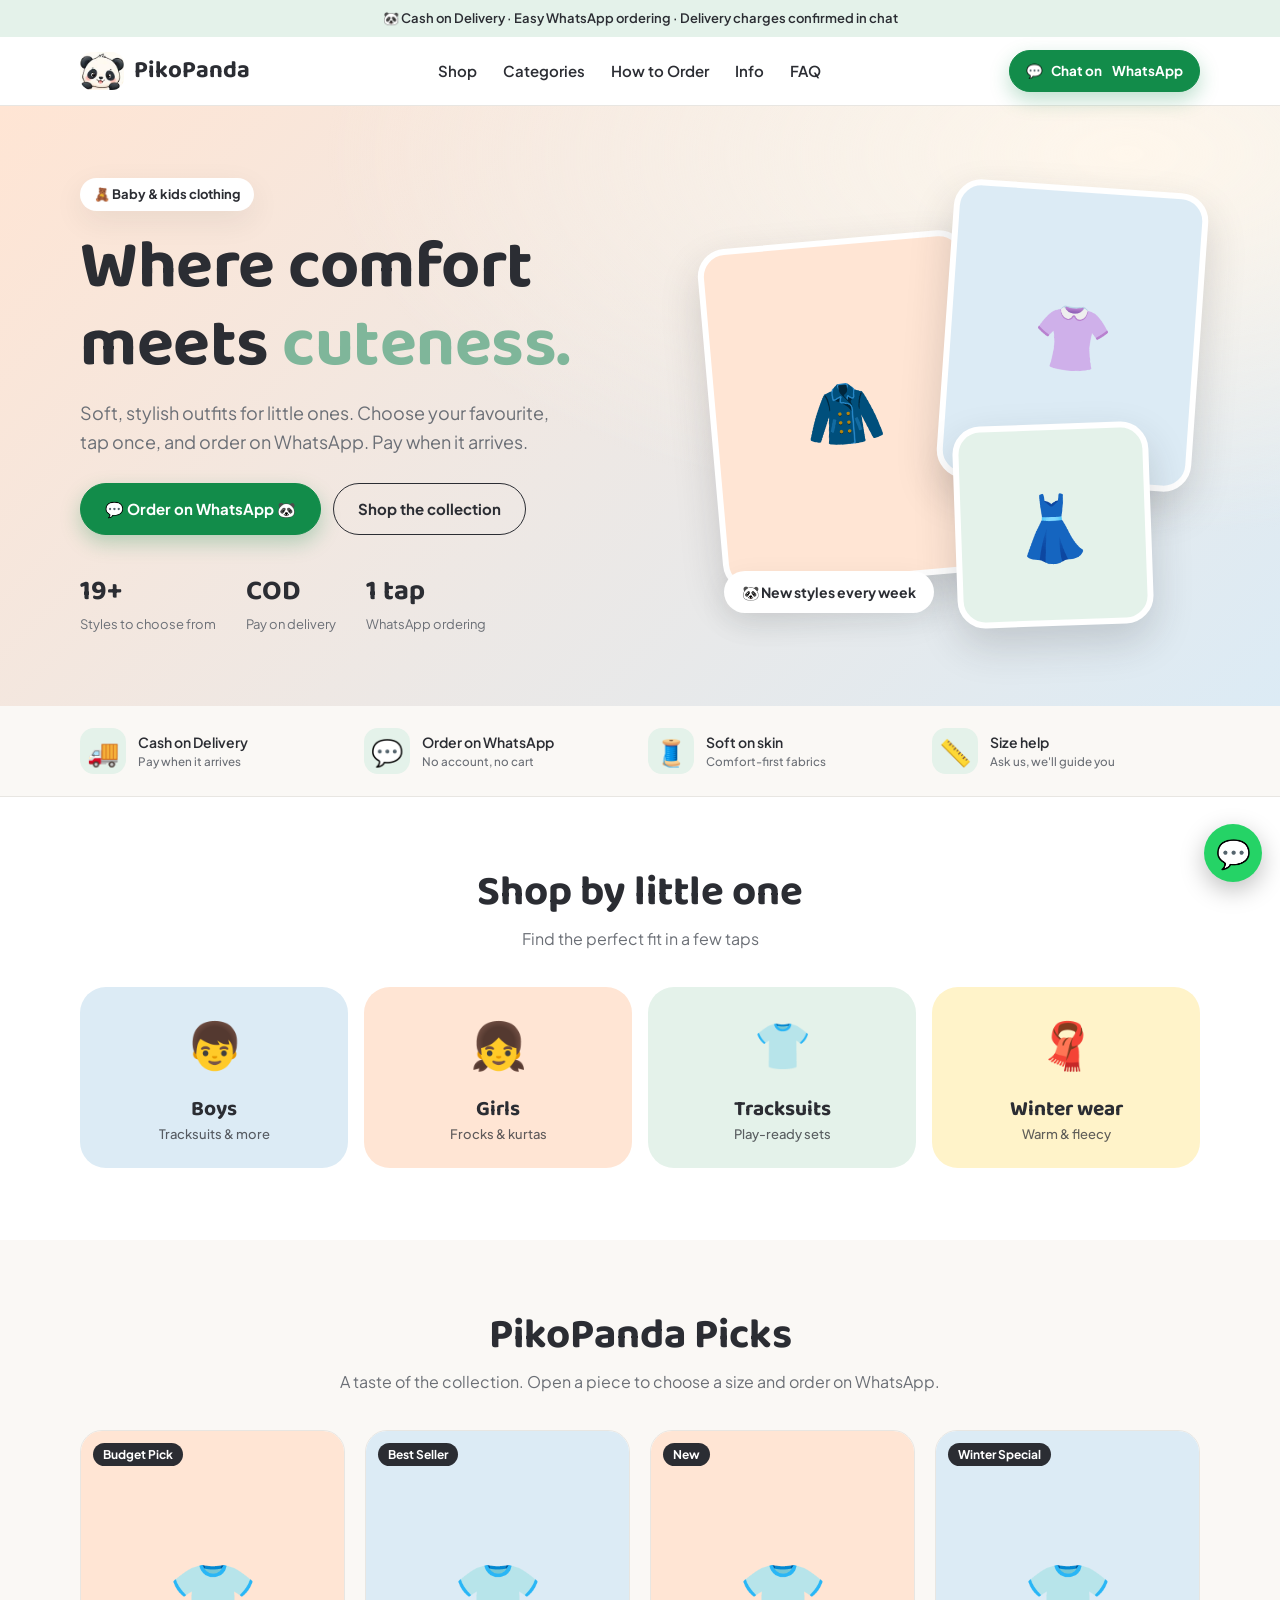
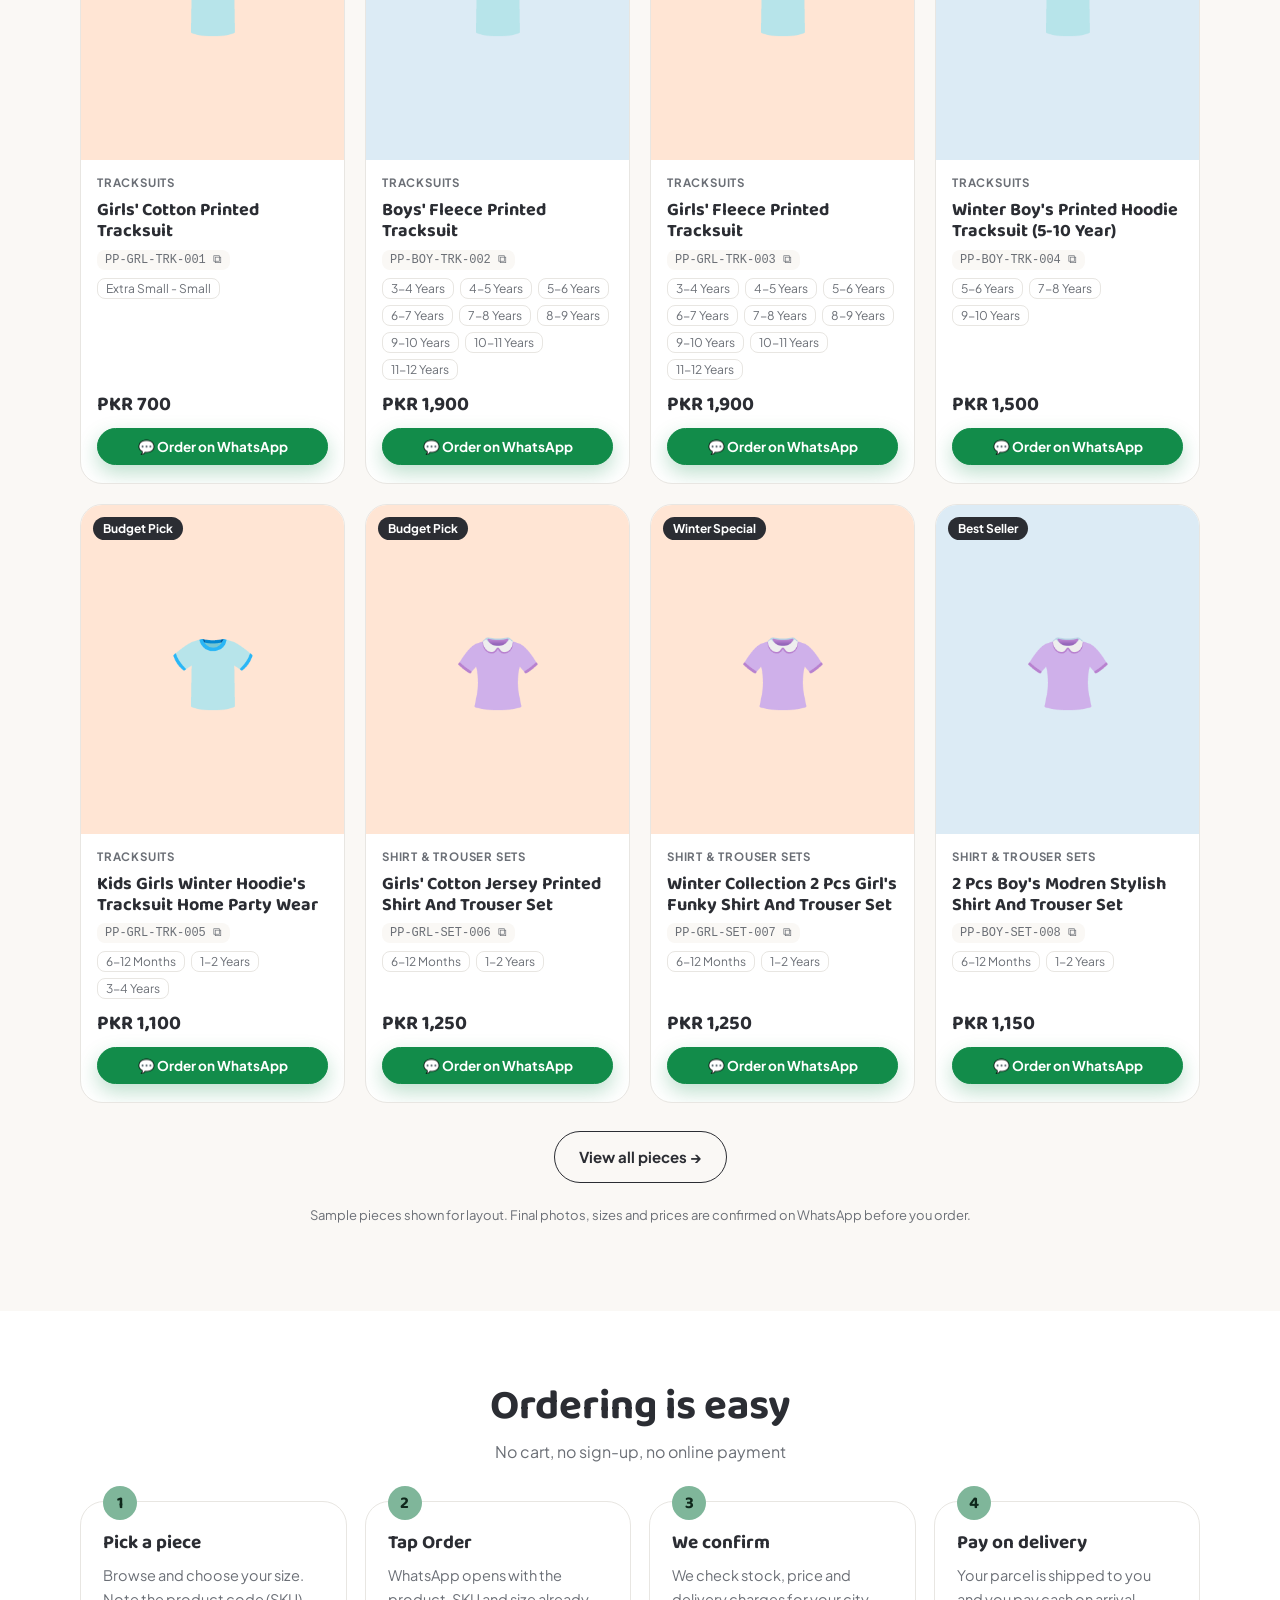
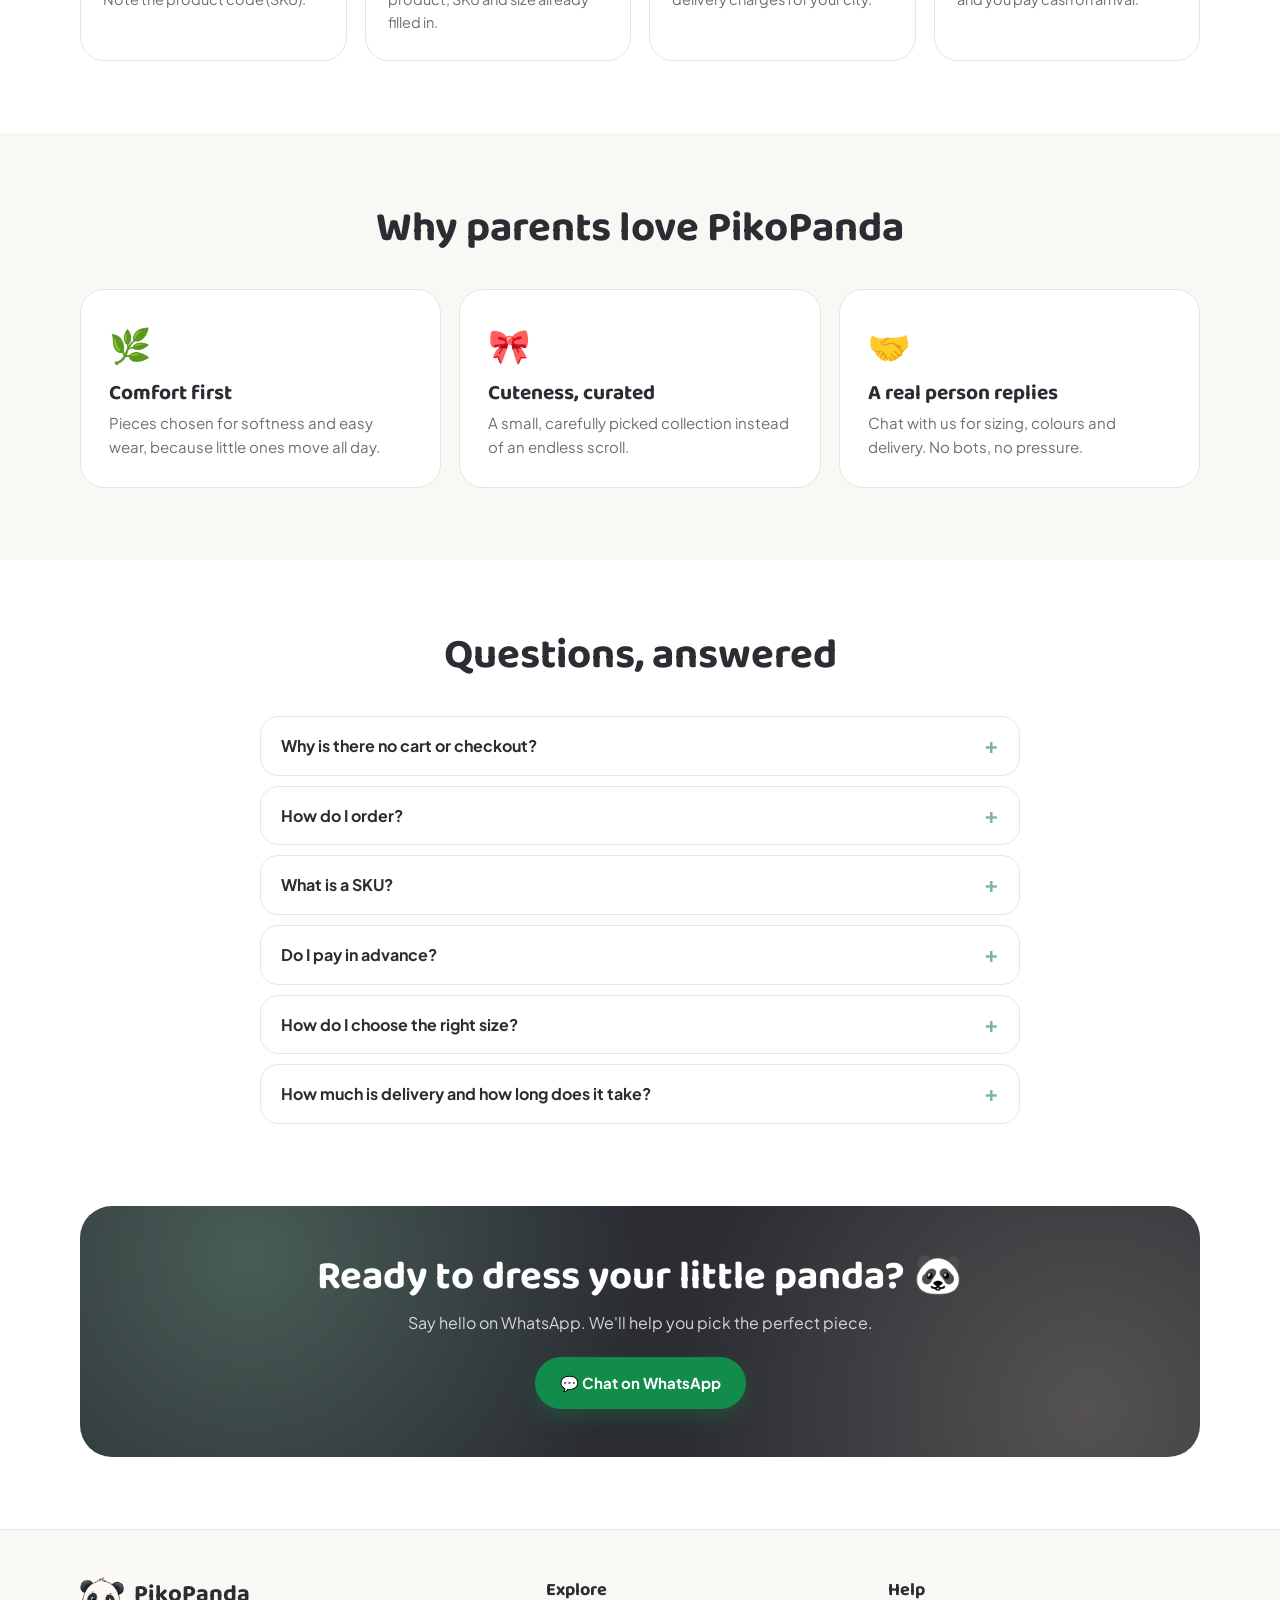
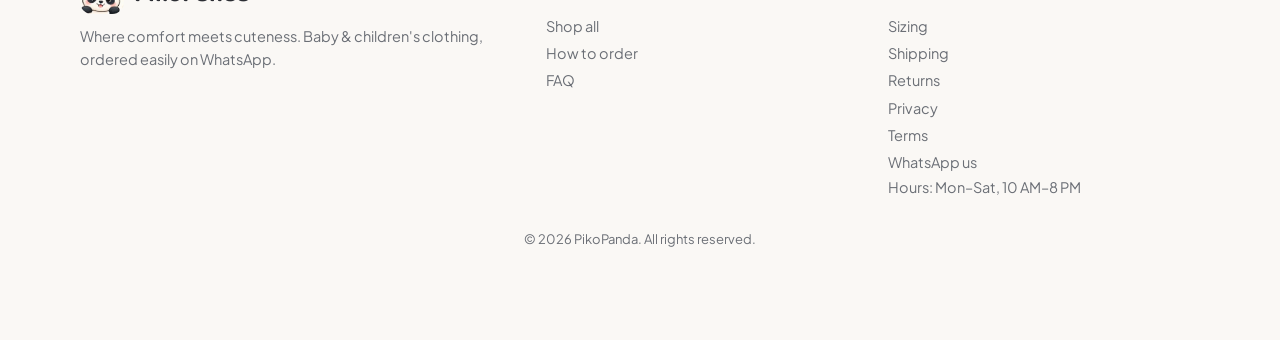
<file: index.html>
<!DOCTYPE html>
<html lang="en"><head><meta charset="utf-8"><meta name="viewport" content="width=device-width, initial-scale=1, viewport-fit=cover">
<title>PikoPanda | Where comfort meets cuteness — Baby & Kids Clothing</title><meta name="description" content="Soft, cute, comfortable clothing for babies and children. Browse and order easily on WhatsApp.">
<link rel="icon" href="assets/mark.jpg"><link rel="preconnect" href="https://fonts.googleapis.com"><link rel="preconnect" href="https://fonts.gstatic.com" crossorigin>
<link href="https://fonts.googleapis.com/css2?family=Baloo+2:wght@600;700&family=Plus+Jakarta+Sans:wght@400;500;600;700&display=swap" rel="stylesheet">
<link rel="stylesheet" href="assets/style.css"></head>
<body data-page="home"><main id="top">
<div class="hero"><div class="wrap"><div><span class="pill">🧸 Baby &amp; kids clothing</span>
<h1>Where comfort meets <span>cuteness.</span></h1>
<p>Soft, stylish outfits for little ones. Choose your favourite, tap once, and order on WhatsApp. Pay when it arrives.</p>
<div class="cta"><a class="btn wa" href="#" data-wa>💬 Order on WhatsApp 🐼</a><a class="btn" href="shop.html">Shop the collection</a></div>
<div class="stats"><div><b>19+</b><span>Styles to choose from</span></div><div><b>COD</b><span>Pay on delivery</span></div><div><b>1 tap</b><span>WhatsApp ordering</span></div></div></div>
<div class="coll"><div class="cl a">🧥<img alt="" src="https://static.markaz.app/pakistan/thumbnails/products/3130-207-MZ3130200027SR-771665001-product-1.webp" referrerpolicy="no-referrer" onerror="this.remove()"></div><div class="cl b">👚<img alt="" src="https://static.markaz.app/pakistan/thumbnails/products/3130-207-MZ3130200029SR-771750001-product-1.webp" referrerpolicy="no-referrer" onerror="this.remove()"></div><div class="cl c">👗<img alt="" src="https://static.markaz.app/pakistan/thumbnails/products/1995-35-MZ1995200285GYKSCN-771185001-product-1.webp" referrerpolicy="no-referrer" onerror="this.remove()"></div><div class="tag">🐼 New styles every week</div></div></div></div>
<div class="trust"><div class="wrap">
<div class="t"><i>🚚</i><div>Cash on Delivery<small>Pay when it arrives</small></div></div>
<div class="t"><i>💬</i><div>Order on WhatsApp<small>No account, no cart</small></div></div>
<div class="t"><i>🧵</i><div>Soft on skin<small>Comfort-first fabrics</small></div></div>
<div class="t"><i>📏</i><div>Size help<small>Ask us, we'll guide you</small></div></div>
</div></div>

<section id="categories"><div class="wrap">
<div class="head"><h2>Shop by little one</h2><p>Find the perfect fit in a few taps</p></div>
<div class="cats">
<a class="cat" style="background:var(--blue)" href="shop.html?g=Boys"><span>👦</span>Boys<small>Tracksuits &amp; more</small></a>
<a class="cat" style="background:var(--peach)" href="shop.html?g=Girls"><span>👧</span>Girls<small>Frocks &amp; kurtas</small></a>
<a class="cat" style="background:var(--mint)" href="shop.html?c=Tracksuits"><span>👕</span>Tracksuits<small>Play-ready sets</small></a>
<a class="cat" style="background:#FFF3C9" href="shop.html?g=Winter"><span>🧣</span>Winter wear<small>Warm &amp; fleecy</small></a>
</div></div></section>

<section class="alt" id="shop"><div class="wrap"><div class="head"><h2>PikoPanda Picks</h2><p>A taste of the collection. Open a piece to choose a size and order on WhatsApp.</p></div><div class="grid" id="grid"></div><div style="text-align:center;margin-top:28px"><a class="btn" href="shop.html">View all pieces →</a></div><p class="note">Sample pieces shown for layout. Final photos, sizes and prices are confirmed on WhatsApp before you order.</p></div></section>

<section id="how"><div class="wrap">
<div class="head"><h2>Ordering is easy</h2><p>No cart, no sign-up, no online payment</p></div>
<div class="steps">
<div class="step"><b>Pick a piece</b><p>Browse and choose your size. Note the product code (SKU).</p></div>
<div class="step"><b>Tap Order</b><p>WhatsApp opens with the product, SKU and size already filled in.</p></div>
<div class="step"><b>We confirm</b><p>We check stock, price and delivery charges for your city.</p></div>
<div class="step"><b>Pay on delivery</b><p>Your parcel is shipped to you and you pay cash on arrival.</p></div>
</div></div></section>

<section class="alt" id="why"><div class="wrap">
<div class="head"><h2>Why parents love PikoPanda</h2></div>
<div class="why">
<div><i>🌿</i><h3>Comfort first</h3><p>Pieces chosen for softness and easy wear, because little ones move all day.</p></div>
<div><i>🎀</i><h3>Cuteness, curated</h3><p>A small, carefully picked collection instead of an endless scroll.</p></div>
<div><i>🤝</i><h3>A real person replies</h3><p>Chat with us for sizing, colours and delivery. No bots, no pressure.</p></div>
</div></div></section>

<section id="faq"><div class="wrap">
<div class="head"><h2>Questions, answered</h2></div>
<div class="faq">
<details><summary>Why is there no cart or checkout?</summary><p>We keep ordering personal. You message us on WhatsApp, we confirm everything with you, and nothing is charged online.</p></details>
<details><summary>How do I order?</summary><p>Choose a size, tap “Order on WhatsApp”, and send the pre-filled message. We reply to confirm availability, price and delivery.</p></details>
<details><summary>What is a SKU?</summary><p>It's the product code shown on each card (for example PP-GRL-FLC-001). It helps us identify exactly the piece you want.</p></details>
<details><summary>Do I pay in advance?</summary><p>No. Orders are Cash on Delivery. You pay the courier when your parcel arrives.</p></details>
<details><summary>How do I choose the right size?</summary><p>Message us your child's age and height and we'll recommend a size. Sizes can vary slightly between pieces.</p></details>
<details><summary>How much is delivery and how long does it take?</summary><p>Delivery charges and timing depend on your city and are confirmed with you on WhatsApp before the order is placed.</p></details>
</div></div></section>

<section style="padding-top:0"><div class="wrap"><div class="band"><h2>Ready to dress your little panda? 🐼</h2><p>Say hello on WhatsApp. We'll help you pick the perfect piece.</p><a class="btn wa" href="#" data-wa="general">💬 Chat on WhatsApp</a></div></div></section>
</main><script src="assets/site.js"></script></body></html>
</file>
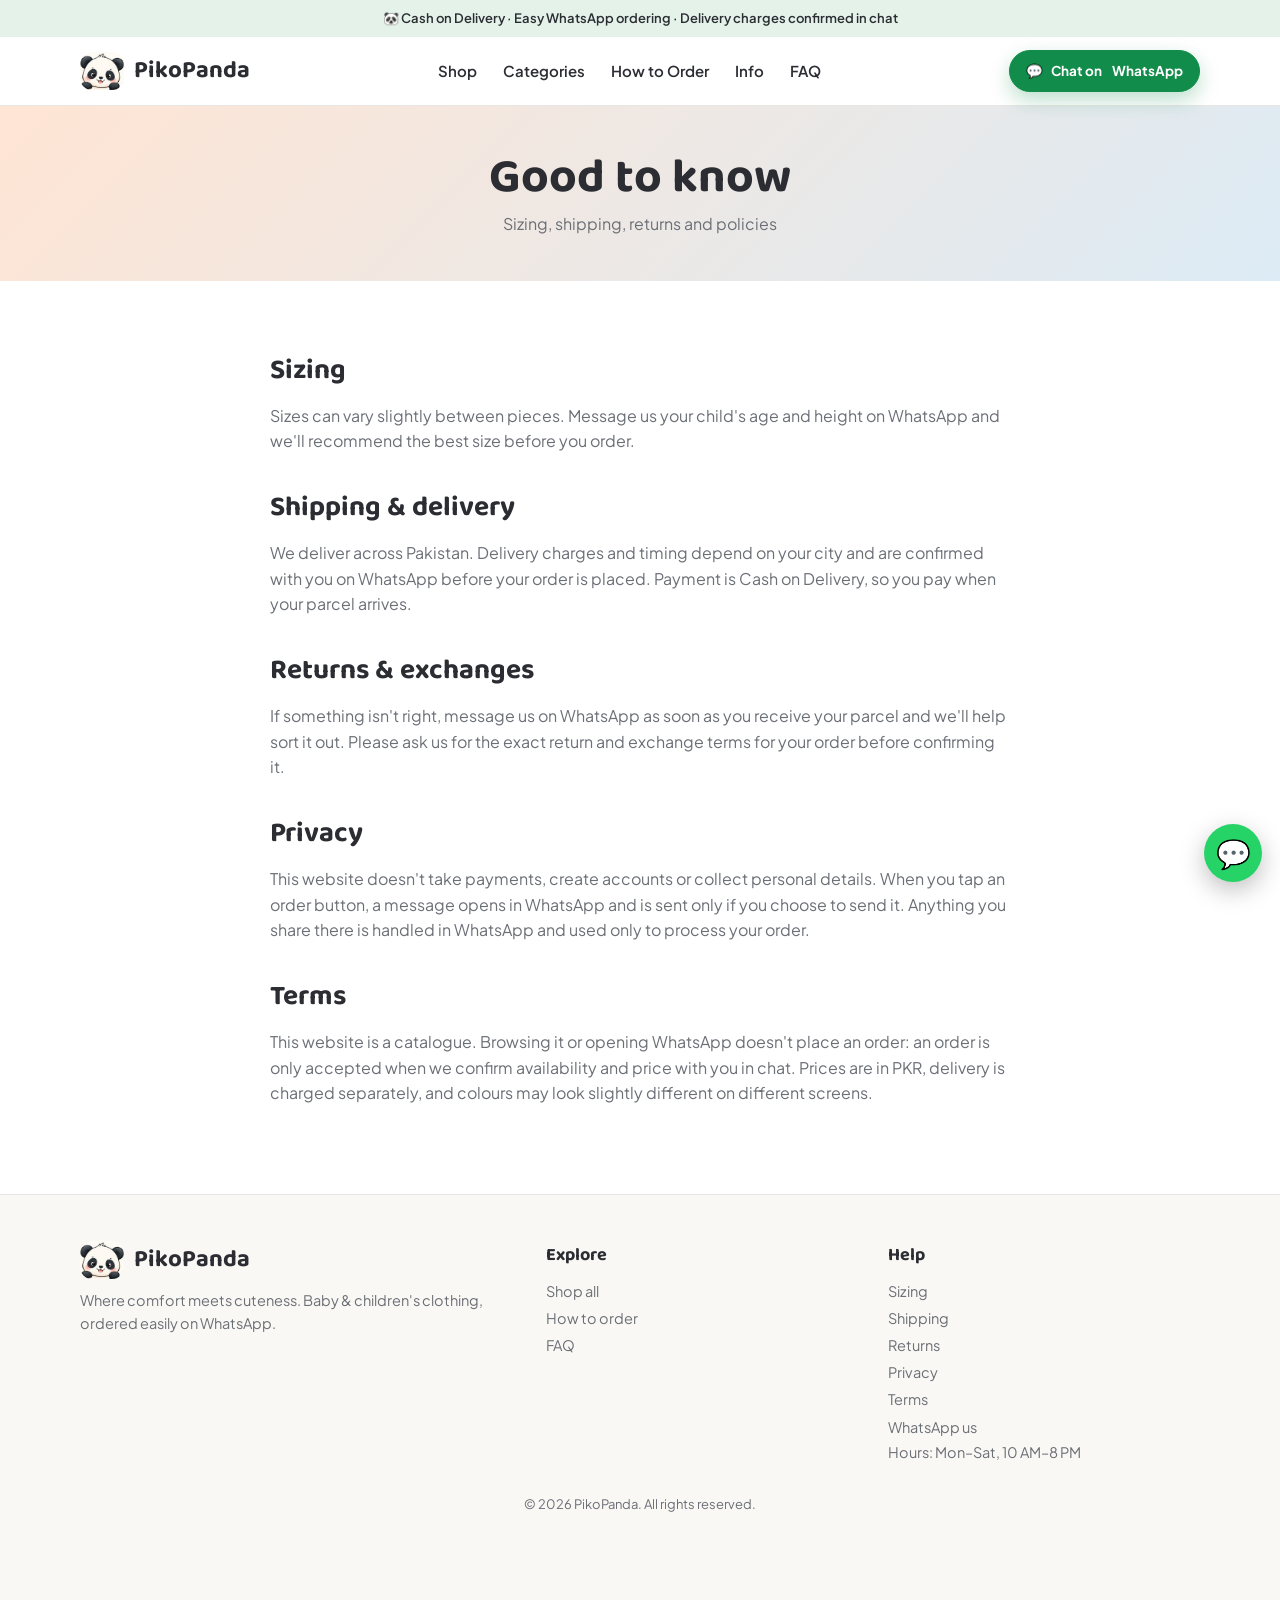
<file: info.html>
<!DOCTYPE html>
<html lang="en"><head><meta charset="utf-8"><meta name="viewport" content="width=device-width, initial-scale=1, viewport-fit=cover">
<title>Sizing, Shipping & Policies | PikoPanda</title><meta name="description" content="Sizing, shipping, returns, privacy and terms for PikoPanda.">
<link rel="icon" href="assets/mark.jpg"><link rel="preconnect" href="https://fonts.googleapis.com"><link rel="preconnect" href="https://fonts.gstatic.com" crossorigin>
<link href="https://fonts.googleapis.com/css2?family=Baloo+2:wght@600;700&family=Plus+Jakarta+Sans:wght@400;500;600;700&display=swap" rel="stylesheet">
<link rel="stylesheet" href="assets/style.css"></head>
<body data-page="info"><main id="top"><div class="pagehead"><h1>Good to know</h1><p>Sizing, shipping, returns and policies</p></div><section style="padding-top:36px"><div class="wrap prose">
<h2 id="sizing">Sizing</h2><p>Sizes can vary slightly between pieces. Message us your child's age and height on WhatsApp and we'll recommend the best size before you order.</p>
<h2 id="shipping">Shipping &amp; delivery</h2><p>We deliver across Pakistan. Delivery charges and timing depend on your city and are confirmed with you on WhatsApp before your order is placed. Payment is Cash on Delivery, so you pay when your parcel arrives.</p>
<h2 id="returns">Returns &amp; exchanges</h2><p>If something isn't right, message us on WhatsApp as soon as you receive your parcel and we'll help sort it out. Please ask us for the exact return and exchange terms for your order before confirming it.</p>
<h2 id="privacy">Privacy</h2><p>This website doesn't take payments, create accounts or collect personal details. When you tap an order button, a message opens in WhatsApp and is sent only if you choose to send it. Anything you share there is handled in WhatsApp and used only to process your order.</p>
<h2 id="terms">Terms</h2><p>This website is a catalogue. Browsing it or opening WhatsApp doesn't place an order: an order is only accepted when we confirm availability and price with you in chat. Prices are in PKR, delivery is charged separately, and colours may look slightly different on different screens.</p>
</div></section></main><script src="assets/site.js"></script></body></html>
</file>
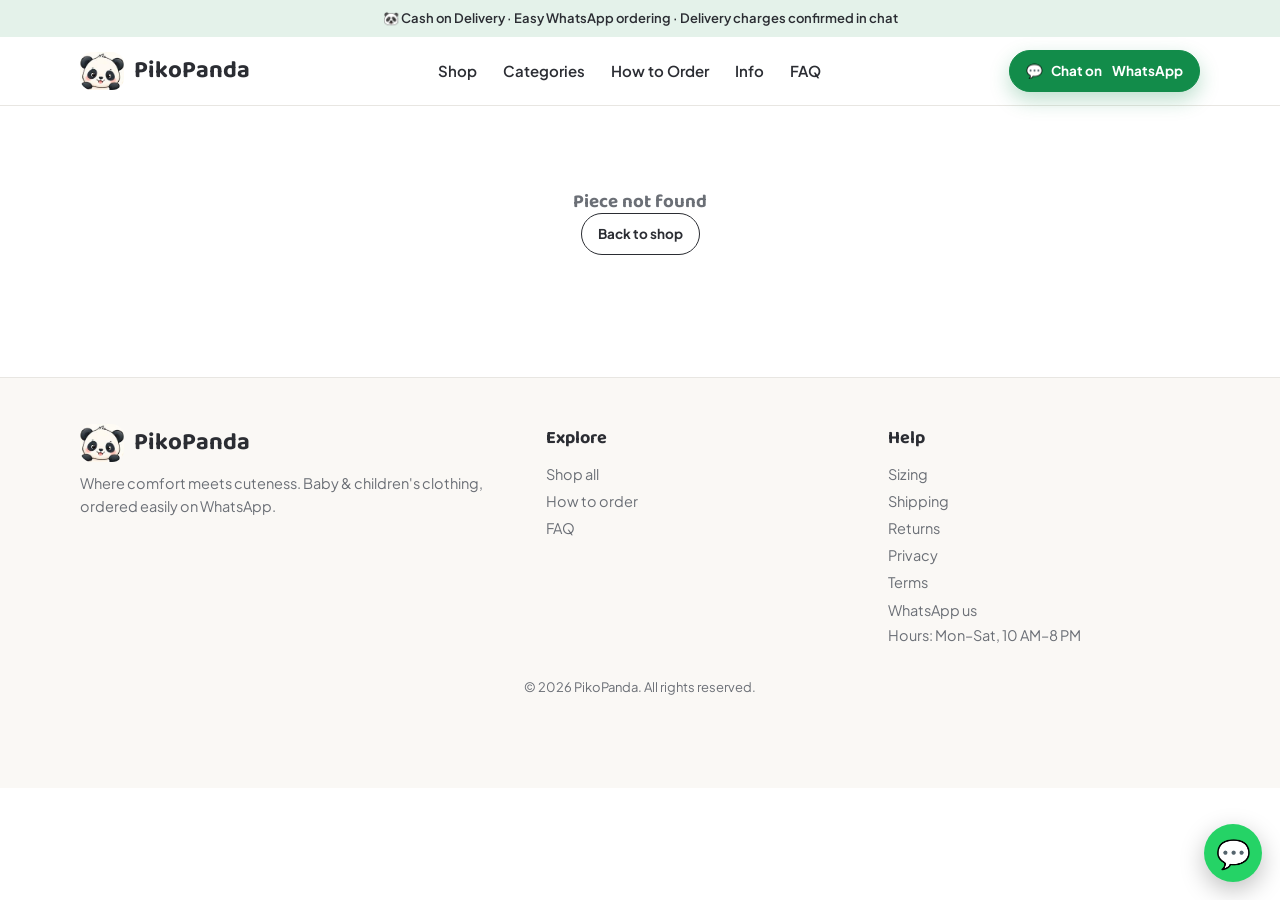
<file: product.html>
<!DOCTYPE html>
<html lang="en"><head><meta charset="utf-8"><meta name="viewport" content="width=device-width, initial-scale=1, viewport-fit=cover">
<title>Product | PikoPanda</title><meta name="description" content="PikoPanda baby and kids clothing.">
<link rel="icon" href="assets/mark.jpg"><link rel="preconnect" href="https://fonts.googleapis.com"><link rel="preconnect" href="https://fonts.gstatic.com" crossorigin>
<link href="https://fonts.googleapis.com/css2?family=Baloo+2:wght@600;700&family=Plus+Jakarta+Sans:wght@400;500;600;700&display=swap" rel="stylesheet">
<link rel="stylesheet" href="assets/style.css"></head>
<body data-page="product"><main id="top"><section style="padding-top:36px"><div class="wrap" id="pd"></div></section></main><script src="assets/site.js"></script></body></html>
</file>
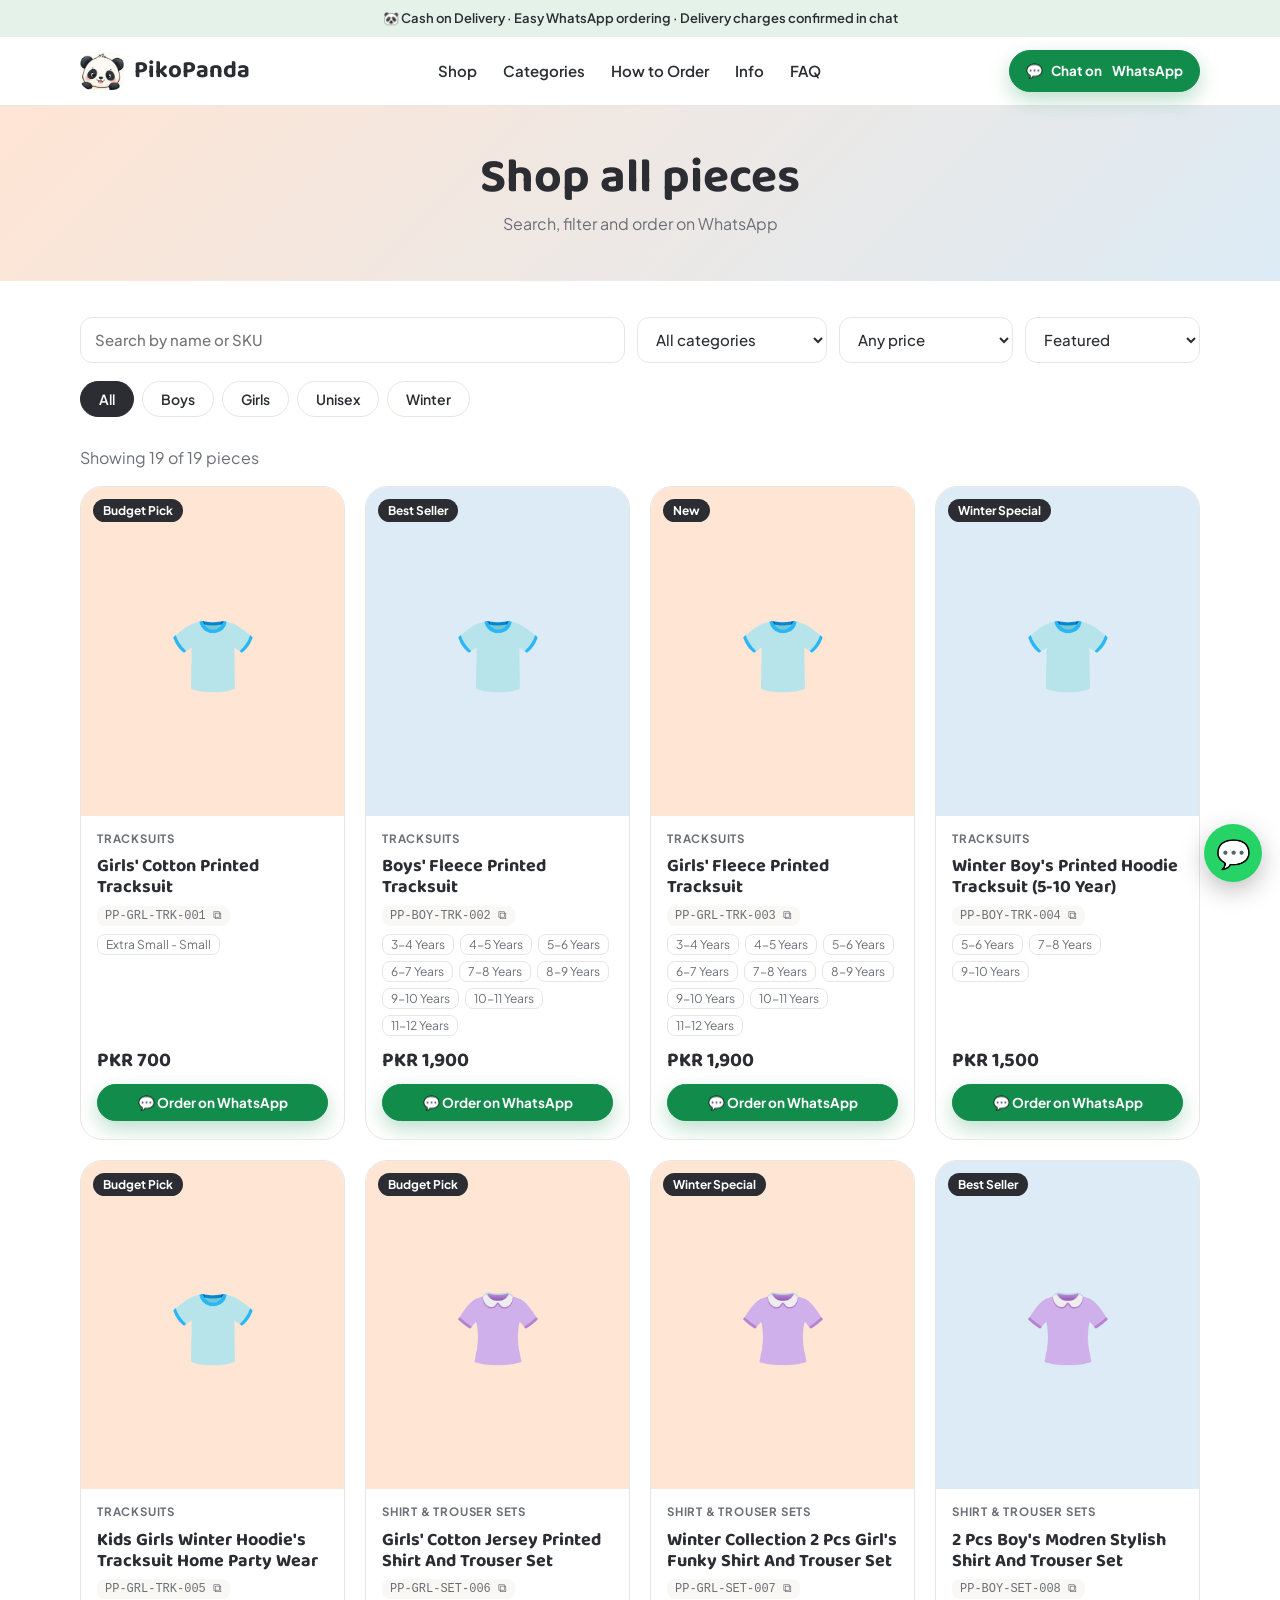
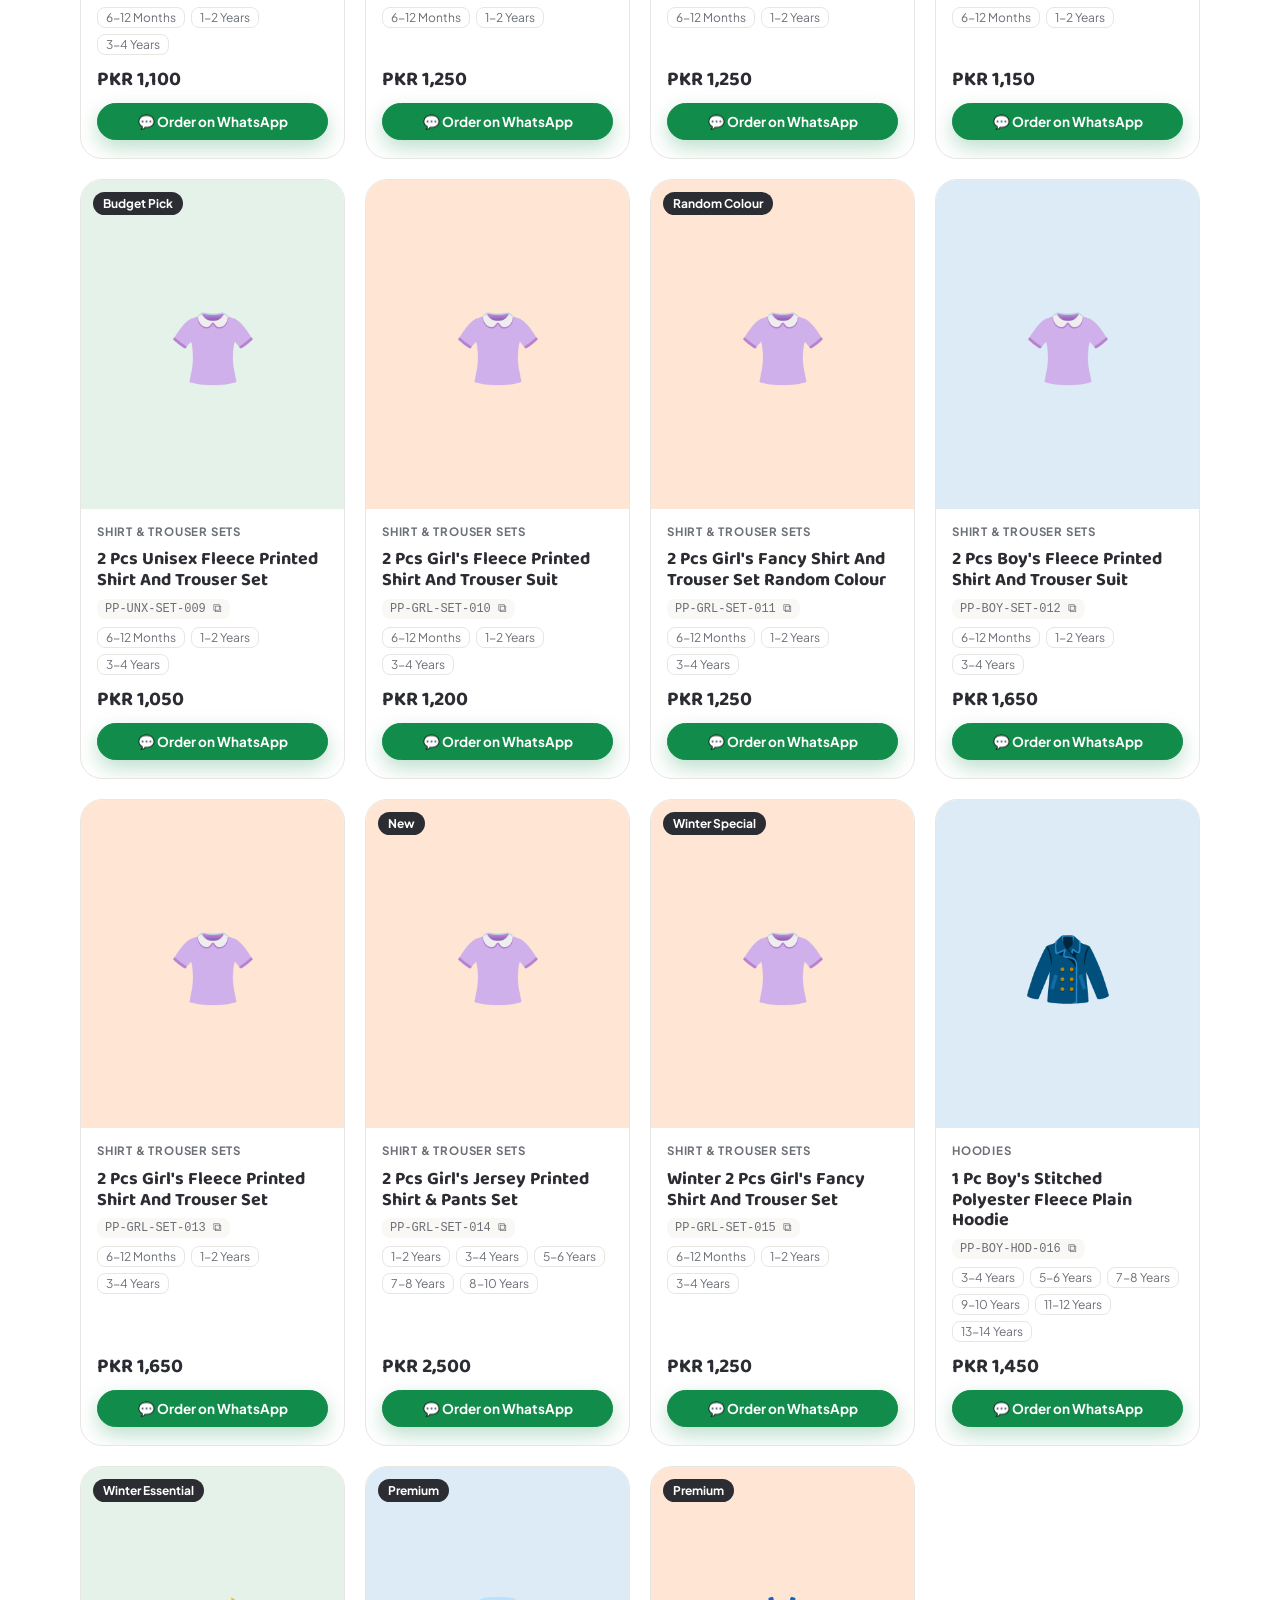
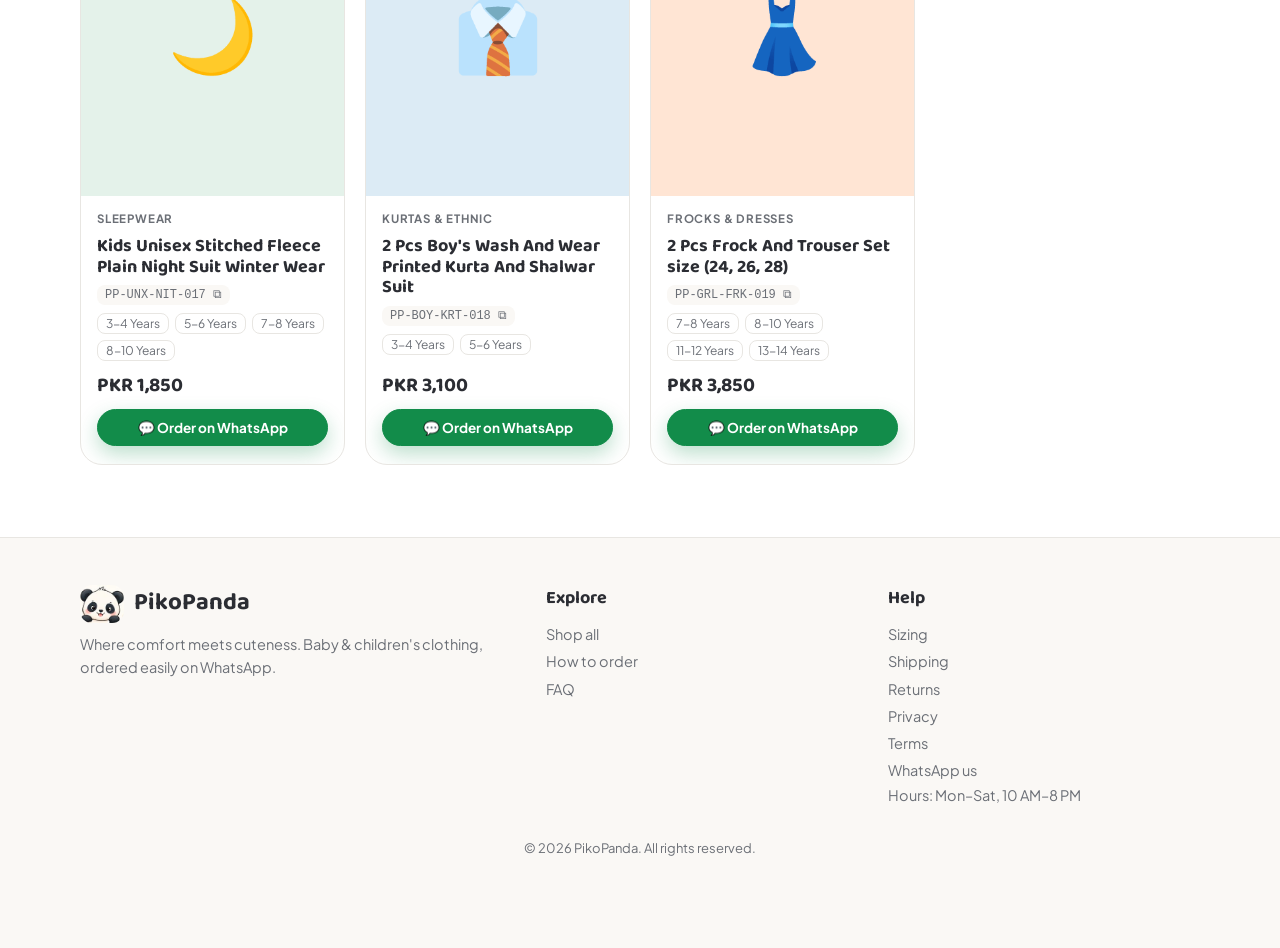
<file: shop.html>
<!DOCTYPE html>
<html lang="en"><head><meta charset="utf-8"><meta name="viewport" content="width=device-width, initial-scale=1, viewport-fit=cover">
<title>Shop | PikoPanda</title><meta name="description" content="Browse baby and kids clothing from PikoPanda.">
<link rel="icon" href="assets/mark.jpg"><link rel="preconnect" href="https://fonts.googleapis.com"><link rel="preconnect" href="https://fonts.gstatic.com" crossorigin>
<link href="https://fonts.googleapis.com/css2?family=Baloo+2:wght@600;700&family=Plus+Jakarta+Sans:wght@400;500;600;700&display=swap" rel="stylesheet">
<link rel="stylesheet" href="assets/style.css"></head>
<body data-page="shop"><main id="top"><div class="pagehead"><h1>Shop all pieces</h1><p>Search, filter and order on WhatsApp</p></div><section style="padding-top:36px"><div class="wrap"><div class="bar"><input id="q" type="search" placeholder="Search by name or SKU" aria-label="Search"><select id="cat" aria-label="Category"></select><select id="max" aria-label="Price"><option value="">Any price</option><option value="1500">Under PKR 1,500</option><option value="2500">Under PKR 2,500</option></select><select id="sort" aria-label="Sort"><option value="">Featured</option><option value="lo">Price: low to high</option><option value="hi">Price: high to low</option></select></div><div class="tabs" id="tabs" style="justify-content:flex-start"></div><p class="muted" id="count" style="margin:0 0 16px"></p><div class="grid" id="grid"></div></div></section></main><script src="assets/site.js"></script></body></html>
</file>
<file: assets/style.css>
:root{--ink:#2B2D33;--green:#7FB69A;--wa:#128C4A;--peach:#FFE5D4;--blue:#DCEBF5;--mint:#E4F2EA;--bg:#fff;--oat:#FAF8F5;--line:#E8E6E2;--muted:#6B6F76;--coral:#E8836B;--card:#fff;--shadow:0 10px 30px rgba(43,45,51,.08);
box-sizing:border-box;padding-top:env(safe-area-inset-top,0px);padding-bottom:env(safe-area-inset-bottom,0px)}
@media (prefers-color-scheme:dark){:root:not([data-theme="light"]){--ink:#F3F1EC;--bg:#17181B;--oat:#1E2023;--line:#2F3237;--muted:#A5A9B0;--peach:#3A2A22;--blue:#22303A;--mint:#1F2F27;--card:#212327;--shadow:0 10px 30px rgba(0,0,0,.4)}}
:root[data-theme="dark"]{--ink:#F3F1EC;--bg:#17181B;--oat:#1E2023;--line:#2F3237;--muted:#A5A9B0;--peach:#3A2A22;--blue:#22303A;--mint:#1F2F27;--card:#212327;--shadow:0 10px 30px rgba(0,0,0,.4)}
html{scroll-behavior:smooth;scroll-padding-top:env(safe-area-inset-top,0px)}
*{box-sizing:border-box}
body{margin:0;background:var(--bg);color:var(--ink);font-family:'Plus Jakarta Sans',-apple-system,BlinkMacSystemFont,'Segoe UI',sans-serif;line-height:1.6;-webkit-font-smoothing:antialiased}
h1,h2,h3{font-family:'Baloo 2',system-ui,sans-serif;line-height:1.15;margin:0}
img{max-width:100%}a{color:inherit;text-decoration:none}
.wrap{max-width:1160px;margin:0 auto;padding:0 20px}
.topbar{background:var(--mint);font-size:13px;text-align:center;padding:8px 12px;font-weight:600}
header{position:sticky;top:env(safe-area-inset-top,0px);z-index:20;background:color-mix(in srgb,var(--bg) 88%,transparent);backdrop-filter:blur(12px);border-bottom:1px solid var(--line)}
body::before{content:"";position:fixed;inset:0 0 auto;height:env(safe-area-inset-top,0px);z-index:21;background:var(--bg)}
.nav{display:flex;align-items:center;justify-content:space-between;height:68px;gap:16px}
.brand{display:flex;align-items:center;gap:10px;font-family:'Baloo 2';font-weight:700;font-size:24px}
.brand img{width:44px;height:38px;object-fit:cover;border-radius:12px}
nav ul{display:flex;gap:26px;list-style:none;margin:0;padding:0;font-weight:600;font-size:15px}
nav a:hover{color:var(--green)}
.btn{display:inline-flex;align-items:center;justify-content:center;gap:8px;border-radius:999px;font-weight:700;font-size:15px;padding:13px 24px;border:1.5px solid var(--ink);cursor:pointer;font-family:inherit;transition:.2s;background:transparent;color:var(--ink)}
.btn:hover{transform:translateY(-2px)}
.btn.wa{background:var(--wa);border-color:var(--wa);color:#fff;box-shadow:0 8px 20px rgba(18,140,74,.28)}
.btn.sm{padding:9px 16px;font-size:13.5px}
.hero{background:linear-gradient(135deg,var(--peach),var(--blue));position:relative;overflow:hidden}
.hero .wrap{display:grid;grid-template-columns:1.1fr .9fr;gap:30px;align-items:center;padding-top:64px;padding-bottom:64px}
.pill{display:inline-block;background:var(--card);border-radius:999px;padding:6px 14px;font-size:13px;font-weight:700;box-shadow:var(--shadow)}
.hero h1{font-size:clamp(38px,6vw,68px);margin:18px 0 14px}
.hero h1 span{color:var(--green)}
.hero p{font-size:18px;color:var(--muted);max-width:480px;margin:0 0 26px}
.cta{display:flex;gap:12px;flex-wrap:wrap}
.hero-art{background:var(--card);border-radius:36px;box-shadow:var(--shadow);padding:14px;transform:rotate(2deg)}
.hero-art img{width:100%;border-radius:26px;display:block}
.blob{position:absolute;border-radius:50%;filter:blur(2px);opacity:.55}
.trust{background:var(--oat);border-bottom:1px solid var(--line)}
.trust .wrap{display:grid;grid-template-columns:repeat(4,1fr);gap:16px;padding-top:22px;padding-bottom:22px}
.t{display:flex;gap:12px;align-items:center;font-size:14px;font-weight:600}
.t i{font-style:normal;font-size:26px;background:var(--mint);width:46px;height:46px;border-radius:14px;display:grid;place-items:center;flex:none}
.t small{display:block;color:var(--muted);font-weight:500}
section{padding:72px 0}
.head{text-align:center;margin-bottom:36px}
.head h2{font-size:clamp(28px,4vw,42px)}
.head p{color:var(--muted);margin:8px 0 0}
.cats{display:grid;grid-template-columns:repeat(4,1fr);gap:16px}
.cat{border-radius:26px;padding:26px 20px;text-align:center;font-family:'Baloo 2';font-weight:700;font-size:21px;transition:.25s;cursor:pointer;color:#2B2D33}
.cat:hover{transform:translateY(-6px);box-shadow:var(--shadow)}
.cat span{display:block;font-size:46px;margin-bottom:6px}
.cat small{display:block;font:500 13px 'Plus Jakarta Sans';opacity:.75}
.tabs{display:flex;gap:8px;justify-content:center;flex-wrap:wrap;margin-bottom:28px}
.tab{border:1.5px solid var(--line);background:var(--card);color:var(--ink);border-radius:999px;padding:8px 18px;font:600 14px 'Plus Jakarta Sans';cursor:pointer}
.tab.on{background:var(--ink);color:var(--bg);border-color:var(--ink)}
.grid{display:grid;grid-template-columns:repeat(4,1fr);gap:20px}
.card{background:var(--card);border:1px solid var(--line);border-radius:22px;overflow:hidden;transition:.25s;display:flex;flex-direction:column}
.card:hover{transform:translateY(-4px);box-shadow:var(--shadow)}
.ph{aspect-ratio:1/1.05;display:grid;place-items:center;font-size:72px;position:relative}
.badge{position:absolute;top:12px;left:12px;background:var(--card);color:var(--ink);font:700 12px 'Plus Jakarta Sans';padding:4px 10px;border-radius:999px}
.body{padding:14px 16px 18px;display:flex;flex-direction:column;gap:8px;flex:1}
.body h3{font-size:18px}
.sku{font:500 12px 'IBM Plex Mono',ui-monospace,monospace;color:var(--muted);background:var(--oat);padding:3px 8px;border-radius:8px;align-self:flex-start;border:0;cursor:pointer}
.chips{display:flex;gap:6px;flex-wrap:wrap}
.chip{font-size:12px;border:1px solid var(--line);border-radius:8px;padding:2px 8px;color:var(--muted);background:transparent;cursor:pointer;font-family:inherit}
.chip.on{background:var(--mint);color:var(--ink);border-color:var(--green)}
.price{font-family:'Baloo 2';font-weight:700;font-size:20px;margin-top:auto}
.note{text-align:center;color:var(--muted);font-size:13px;margin-top:22px}
.steps{display:grid;grid-template-columns:repeat(4,1fr);gap:18px;counter-reset:s}
.step{background:var(--card);border-radius:24px;padding:26px 22px;border:1px solid var(--line);position:relative}
.step::before{counter-increment:s;content:counter(s);position:absolute;top:-16px;left:22px;background:var(--green);color:#10281c;width:34px;height:34px;border-radius:50%;display:grid;place-items:center;font:700 17px 'Baloo 2'}
.step b{font-family:'Baloo 2';font-size:19px}
.step p{margin:6px 0 0;color:var(--muted);font-size:14.5px}
.alt{background:var(--oat)}
.why{display:grid;grid-template-columns:repeat(3,1fr);gap:18px}
.why div{background:var(--card);border:1px solid var(--line);border-radius:24px;padding:28px}
.why i{font-style:normal;font-size:34px}
.why h3{font-size:21px;margin:8px 0 6px}.why p{margin:0;color:var(--muted);font-size:15px}
.faq{max-width:760px;margin:0 auto}
details{background:var(--card);border:1px solid var(--line);border-radius:18px;padding:16px 20px;margin-bottom:10px}
summary{font-weight:700;cursor:pointer;list-style:none;display:flex;justify-content:space-between;gap:12px}
summary::after{content:"+";font-size:22px;line-height:1;color:var(--green)}
details[open] summary::after{content:"–"}
details p{margin:10px 0 0;color:var(--muted);font-size:15px}
.band{background:var(--ink);color:#fff;border-radius:32px;padding:48px 28px;text-align:center;background-image:radial-gradient(circle at 15% 20%,rgba(127,182,154,.35),transparent 40%),radial-gradient(circle at 90% 80%,rgba(255,229,212,.2),transparent 40%)}
.band h2{font-size:clamp(28px,4vw,40px)}.band p{opacity:.8;margin:10px 0 22px}
footer{background:var(--oat);border-top:1px solid var(--line);padding:46px 0 90px;font-size:14.5px}
footer .wrap{display:grid;grid-template-columns:1.4fr 1fr 1fr;gap:30px}
footer h4{font-family:'Baloo 2';font-size:18px;margin:0 0 8px}
footer a{display:block;color:var(--muted);padding:2px 0}footer a:hover{color:var(--green)}
.copy{text-align:center;color:var(--muted);font-size:13px;margin-top:30px}
.fab{position:fixed;right:18px;bottom:calc(18px + env(safe-area-inset-bottom,0px));width:58px;height:58px;border-radius:50%;background:#25D366;color:#08331A;display:grid;place-items:center;box-shadow:0 8px 24px rgba(0,0,0,.25);z-index:30;font-size:28px;transition:.2s}
.fab:hover{transform:scale(1.08)}
.modal{position:fixed;inset:0;background:rgba(10,12,14,.55);display:none;place-items:center;z-index:50;padding:20px}
.modal.open{display:grid}
.sheet{background:var(--card);border-radius:26px;max-width:460px;width:100%;padding:26px;box-shadow:var(--shadow)}
.sheet h3{font-size:24px}
.sheet pre{background:var(--oat);border:1px solid var(--line);border-radius:14px;padding:14px;white-space:pre-wrap;font:13.5px/1.5 'Plus Jakarta Sans',sans-serif;margin:12px 0}
.sheet .row{display:flex;gap:10px;flex-wrap:wrap}
@media(max-width:900px){nav ul{display:none}.hero .wrap{grid-template-columns:1fr;padding-top:36px;padding-bottom:44px}.hero-art{max-width:420px;margin:0 auto;transform:none}.trust .wrap,.cats,.grid,.steps{grid-template-columns:repeat(2,1fr)}.why{grid-template-columns:1fr}footer .wrap{grid-template-columns:1fr}section{padding:52px 0}}
@media(max-width:480px){.grid{gap:12px}.body h3{font-size:16px}.nav .btn.sm span{display:none}}
@media(prefers-reduced-motion:reduce){*{transition:none!important;scroll-behavior:auto!important}}

.burger{display:none;width:44px;height:44px;border-radius:12px;border:1.5px solid var(--line);background:var(--card);color:var(--ink);font-size:20px;cursor:pointer}
.card h3 a:hover{color:var(--green)}.ph{overflow:hidden}
.pagehead{background:linear-gradient(135deg,var(--peach),var(--blue));padding:44px 0;text-align:center}
.pagehead h1{font-size:clamp(32px,5vw,48px)}.pagehead p{color:var(--muted);margin:6px 0 0}
.bar{display:flex;gap:12px;flex-wrap:wrap;align-items:center;margin-bottom:18px}
.bar input,.bar select{height:46px;border:1.5px solid var(--line);border-radius:12px;padding:0 14px;background:var(--card);color:var(--ink);font:500 15px 'Plus Jakarta Sans',sans-serif}
.bar input{flex:1;min-width:200px}
.bar input:focus,.bar select:focus{outline:none;border-color:var(--wa);box-shadow:0 0 0 2px rgba(18,140,74,.25)}
.empty{grid-column:1/-1;text-align:center;padding:50px 10px;color:var(--muted)}
.pgrid{display:grid;grid-template-columns:1fr 1fr;gap:40px;align-items:start}
.pimg{aspect-ratio:1;border-radius:30px;display:grid;place-items:center;font-size:140px;overflow:hidden}
.pgrid h1{font-size:clamp(28px,4vw,40px);margin:10px 0}.price.big{font-size:30px;margin:10px 0}.muted{color:var(--muted)}
.qty{display:inline-flex;align-items:center;gap:14px;border:1.5px solid var(--line);border-radius:999px;padding:4px;margin:18px 0}
.qty button{width:38px;height:38px;border-radius:50%;border:0;background:var(--oat);color:var(--ink);font-size:20px;cursor:pointer}
.pts{padding-left:20px;color:var(--muted);font-size:14.5px}.rel{margin:56px 0 20px;font-size:28px}.crumb{color:var(--muted);font-size:14px;font-weight:600}
.prose{max-width:780px;margin:0 auto}.prose h2{font-size:28px;margin:38px 0 8px}.prose p,.prose li{color:var(--muted)}
@media(max-width:900px){.burger{display:grid;place-items:center}nav ul.open{display:flex;flex-direction:column;gap:14px;position:absolute;top:100%;left:0;right:0;background:var(--bg);padding:18px 20px;border-bottom:1px solid var(--line)}.pgrid{grid-template-columns:1fr;gap:22px}}

.hero{background:radial-gradient(800px 380px at 88% 8%,#fff7ec,transparent),linear-gradient(135deg,var(--peach),var(--blue))}
.hero .wrap{padding-top:72px;padding-bottom:72px}.hero h1{letter-spacing:-.5px}
.stats{display:flex;gap:30px;margin-top:34px;flex-wrap:wrap}.stats b{font:700 28px 'Baloo 2'}.stats span{display:block;font-size:13px;color:var(--muted)}
.coll{position:relative;height:440px}
.cl{position:absolute;border-radius:28px;overflow:hidden;box-shadow:0 18px 40px rgba(43,45,51,.18);border:6px solid var(--card);background:var(--card);display:grid;place-items:center;font-size:64px}
.cl img{position:absolute;inset:0;width:100%;height:100%;object-fit:cover}
.cl.a{width:55%;height:78%;left:0;top:12%;transform:rotate(-5deg);background:#FFE5D4}
.cl.b{width:52%;height:68%;right:0;top:0;transform:rotate(4deg);background:#DCEBF5}
.cl.c{width:40%;height:46%;right:10%;bottom:0;transform:rotate(-2deg);background:#E4F2EA}
.coll .tag{position:absolute;left:3%;bottom:3%;background:var(--card);border-radius:999px;padding:10px 18px;font-weight:700;font-size:14px;box-shadow:var(--shadow);z-index:2}
.ph{aspect-ratio:4/5}.ph img,.pimg img{position:absolute;inset:0;width:100%;height:100%;object-fit:cover;transition:transform .5s}
.card:hover .ph img{transform:scale(1.05)}.pimg{position:relative;aspect-ratio:4/5}.card .body{padding:14px 16px 18px}
.cat-l{font-size:11.5px;color:var(--muted);text-transform:uppercase;letter-spacing:.07em;font-weight:700}
.dtl{width:100%;border-collapse:collapse;margin:18px 0 8px;font-size:14.5px}.dtl td{padding:9px 0;border-bottom:1px solid var(--line)}.dtl td:first-child{color:var(--muted);width:38%}
.badge{background:var(--ink);color:var(--bg)}
@media(max-width:900px){.coll{height:340px}.hero .wrap{padding-top:40px;padding-bottom:48px}}
</file>
